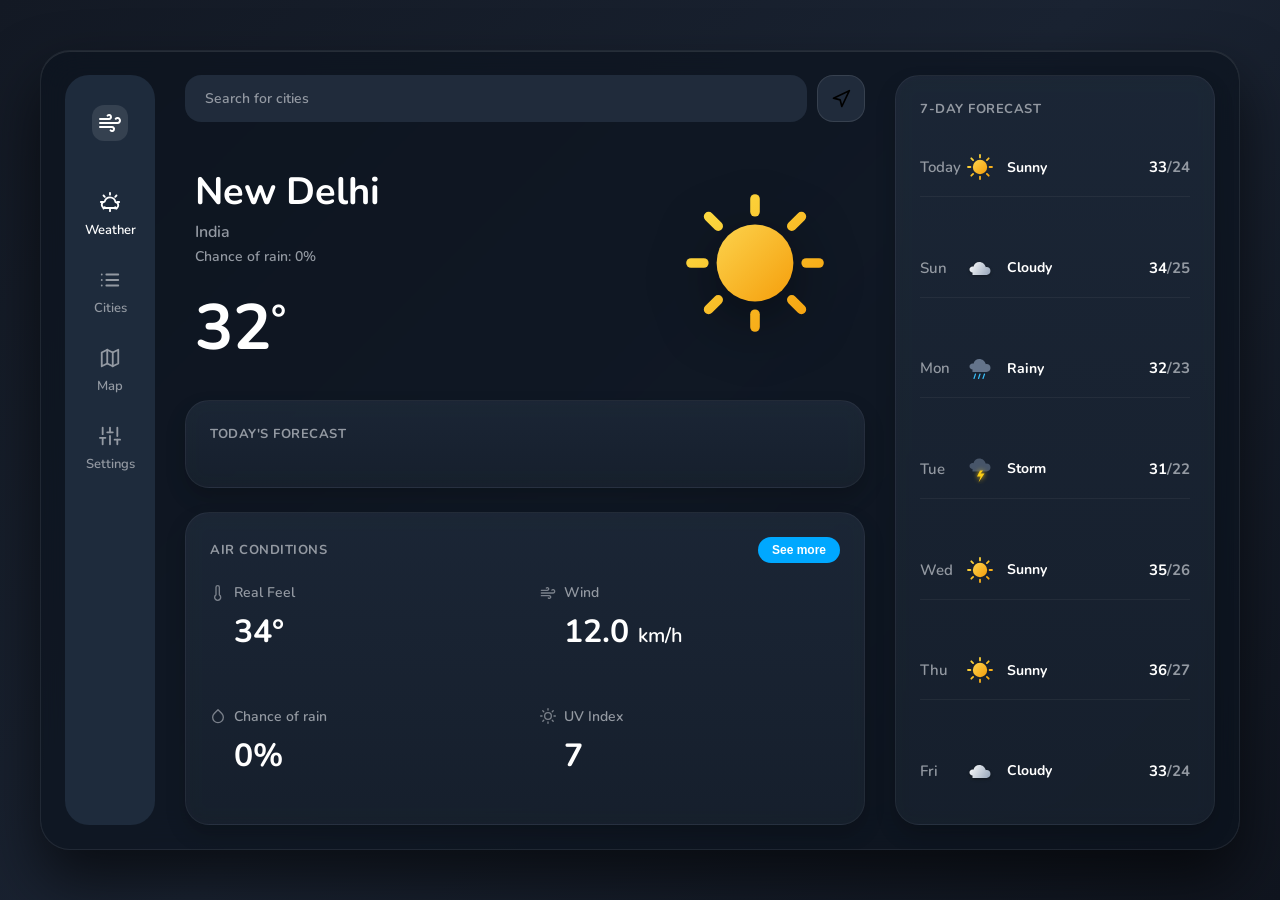
<file: index.html>
<!DOCTYPE html>
<html lang="en">
<head>
  <meta charset="UTF-8">
  <meta name="viewport" content="width=device-width, initial-scale=1.0">
  <title>Weather Dashboard</title>
  
  <!-- Google Fonts -->
  <link rel="preconnect" href="https://fonts.googleapis.com">
  <link rel="preconnect" href="https://fonts.gstatic.com" crossorigin>
  <link href="https://fonts.googleapis.com/css2?family=Nunito:wght@400;600;700;800&display=swap" rel="stylesheet">
  
  <link rel="stylesheet" href="css/style.css">
</head>
<body>

  <!-- Main App Window -->
  <div class="app-window">
    
    <!-- Left Sidebar -->
    <aside class="sidebar">
      <div class="logo">
        <svg viewBox="0 0 24 24" fill="none" stroke="currentColor" stroke-width="2" stroke-linecap="round" stroke-linejoin="round">
          <path d="M9.59 4.59A2 2 0 1 1 11 8H2m10.59 11.41A2 2 0 1 0 14 16H2m15.73-8.27A2.5 2.5 0 1 1 19.5 12H2"/>
        </svg>
      </div>
      
      <nav class="nav-menu">
        <a href="index.html" class="nav-item active">
          <svg viewBox="0 0 24 24" fill="none" stroke="currentColor" stroke-width="2" stroke-linecap="round" stroke-linejoin="round">
            <path d="M17.5 19C19.433 19 21 17.433 21 15.5C21 13.75 19.7 12.25 18 12.05C17.5 9.25 15 7 12 7C9.25 7 6.9 8.95 6.2 11.6C4.4 11.8 3 13.25 3 15C3 16.933 4.567 18.5 6.5 18.5H17.5Z"/>
            <path d="M12 2V4M12 20V22M4.93 4.93L6.34 6.34M17.66 17.66L19.07 19.07M2 12H4M20 12H22M4.93 19.07L6.34 17.66M17.66 6.34L19.07 4.93"/>
          </svg>
          <span>Weather</span>
        </a>
        <a href="cities.html" class="nav-item">
          <svg viewBox="0 0 24 24" fill="none" stroke="currentColor" stroke-width="2" stroke-linecap="round" stroke-linejoin="round">
            <line x1="8" y1="6" x2="21" y2="6"></line>
            <line x1="8" y1="12" x2="21" y2="12"></line>
            <line x1="8" y1="18" x2="21" y2="18"></line>
            <line x1="3" y1="6" x2="3.01" y2="6"></line>
            <line x1="3" y1="12" x2="3.01" y2="12"></line>
            <line x1="3" y1="18" x2="3.01" y2="18"></line>
          </svg>
          <span>Cities</span>
        </a>
        <a href="map.html" class="nav-item">
          <svg viewBox="0 0 24 24" fill="none" stroke="currentColor" stroke-width="2" stroke-linecap="round" stroke-linejoin="round">
            <polygon points="3 6 9 3 15 6 21 3 21 18 15 21 9 18 3 21"></polygon>
            <line x1="9" y1="3" x2="9" y2="18"></line>
            <line x1="15" y1="6" x2="15" y2="21"></line>
          </svg>
          <span>Map</span>
        </a>
        <a href="settings.html" class="nav-item">
          <svg viewBox="0 0 24 24" fill="none" stroke="currentColor" stroke-width="2" stroke-linecap="round" stroke-linejoin="round">
            <line x1="4" y1="21" x2="4" y2="14"></line>
            <line x1="4" y1="10" x2="4" y2="3"></line>
            <line x1="12" y1="21" x2="12" y2="12"></line>
            <line x1="12" y1="8" x2="12" y2="3"></line>
            <line x1="20" y1="21" x2="20" y2="16"></line>
            <line x1="20" y1="12" x2="20" y2="3"></line>
            <line x1="1" y1="14" x2="7" y2="14"></line>
            <line x1="9" y1="8" x2="15" y2="8"></line>
            <line x1="17" y1="16" x2="23" y2="16"></line>
          </svg>
          <span>Settings</span>
        </a>
      </nav>
    </aside>

    <!-- Center Content -->
    <main class="main-content">
      
      <!-- Search Bar -->
      <div class="search-container" style="display: flex; gap: 10px;">
        <div style="position: relative; flex: 1;">
          <input type="text" id="city-search-input" placeholder="Search for cities">
          <div id="search-dropdown" class="search-dropdown" style="display:none;">
            <ul id="search-results-list"></ul>
          </div>
        </div>
        <button id="locate-me-btn" title="Detect my location" style="background: var(--bg-card); border: 1px solid rgba(255,255,255,0.1); border-radius: var(--radius-md); width: 48px; cursor: pointer; display: flex; align-items: center; justify-content: center; transition: background 0.3s;">
          <svg viewBox="0 0 24 24" width="20" height="20" fill="none" stroke="currentColor" stroke-width="2" stroke-linecap="round" stroke-linejoin="round">
            <polygon points="3 11 22 2 13 21 11 13 3 11"></polygon>
          </svg>
        </button>
      </div>

      <!-- Current Weather Hero -->
      <div class="current-weather">
        <div class="current-text">
          <h1 id="city-name">Madrid</h1>
          <p class="chance-rain">Chance of rain: <span id="chance-of-rain-val">0%</span></p>
          <div class="temp">
            <span id="current-temp">31</span><span class="degree">°</span>
          </div>
        </div>
        <div class="current-graphic" id="hero-icon-container">
          <!-- Animated Sun SVG -->
        </div>
      </div>

      <!-- Today's Forecast -->
      <div class="card today-forecast">
        <div class="card-title">TODAY'S FORECAST</div>
        <div class="hourly-list" id="hourly-forecast-list">
          <!-- Filled by JS -->
        </div>
      </div>

      <!-- Air Conditions -->
      <div class="card air-conditions">
        <div class="card-header">
          <div class="card-title">AIR CONDITIONS</div>
          <button class="btn-primary">See more</button>
        </div>
        <div class="conditions-grid">
          
          <div class="cond-item">
            <div class="cond-title">
              <svg viewBox="0 0 24 24" fill="none" stroke="currentColor" stroke-width="2" stroke-linecap="round" stroke-linejoin="round">
                <path d="M14 14.76V3.5a2.5 2.5 0 0 0-5 0v11.26a4.5 4.5 0 1 0 5 0z"/>
              </svg> 
              Real Feel
            </div>
            <div class="cond-value"><span id="feels-like-temp">30</span>°</div>
          </div>
          
          <div class="cond-item">
            <div class="cond-title">
              <svg viewBox="0 0 24 24" fill="none" stroke="currentColor" stroke-width="2" stroke-linecap="round" stroke-linejoin="round">
                <path d="M9.59 4.59A2 2 0 1 1 11 8H2m10.59 11.41A2 2 0 1 0 14 16H2m15.73-8.27A2.5 2.5 0 1 1 19.5 12H2"/>
              </svg> 
              Wind
            </div>
            <div class="cond-value"><span id="wind-speed">0.2</span> <span class="unit">km/h</span></div>
          </div>
          
          <div class="cond-item">
            <div class="cond-title">
              <svg viewBox="0 0 24 24" fill="none" stroke="currentColor" stroke-width="2" stroke-linecap="round" stroke-linejoin="round">
                <path d="M12 2.69l5.66 5.66a8 8 0 1 1-11.31 0z"/>
              </svg> 
              Chance of rain
            </div>
            <div class="cond-value"><span id="chance-of-rain-val-2">0</span>%</div>
          </div>
          
          <div class="cond-item">
            <div class="cond-title">
              <svg viewBox="0 0 24 24" fill="none" stroke="currentColor" stroke-width="2" stroke-linecap="round" stroke-linejoin="round">
                <circle cx="12" cy="12" r="5"></circle>
                <line x1="12" y1="1" x2="12" y2="3"></line>
                <line x1="12" y1="21" x2="12" y2="23"></line>
                <line x1="4.22" y1="4.22" x2="5.64" y2="5.64"></line>
                <line x1="18.36" y1="18.36" x2="19.78" y2="19.78"></line>
                <line x1="1" y1="12" x2="3" y2="12"></line>
                <line x1="21" y1="12" x2="23" y2="12"></line>
                <line x1="4.22" y1="19.78" x2="5.64" y2="18.36"></line>
                <line x1="18.36" y1="5.64" x2="19.78" y2="4.22"></line>
              </svg> 
              UV Index
            </div>
            <div class="cond-value" id="uv-index-val">3</div>
          </div>

        </div>
      </div>

    </main>

    <!-- Right Sidebar (7-Day Forecast) -->
    <aside class="right-sidebar card">
      <div class="card-title">7-DAY FORECAST</div>
      <div class="weekly-list" id="weekly-forecast-list">
        <!-- Filled by JS -->
      </div>
    </aside>

  </div>

  <script src="js/api.js"></script>
  <script src="js/app.js"></script>
</body>
</html>
</file>
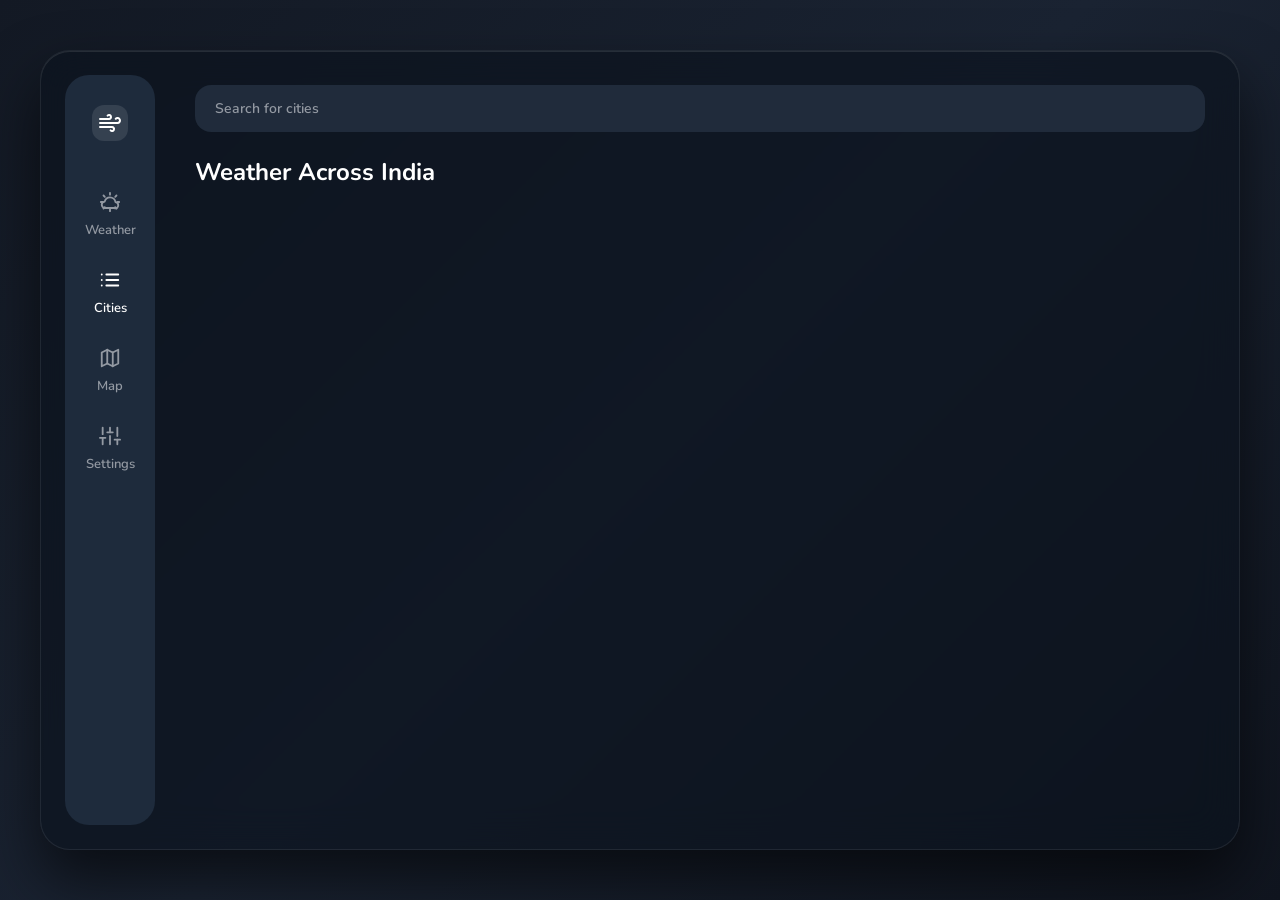
<file: cities.html>
<!DOCTYPE html>
<html lang="en">
<head>
  <meta charset="UTF-8">
  <meta name="viewport" content="width=device-width, initial-scale=1.0">
  <title>Cities - Weather Across India</title>
  
  <link rel="preconnect" href="https://fonts.googleapis.com">
  <link rel="preconnect" href="https://fonts.gstatic.com" crossorigin>
  <link href="https://fonts.googleapis.com/css2?family=Nunito:wght@400;600;700;800&display=swap" rel="stylesheet">
  
  <link rel="stylesheet" href="css/style.css">
</head>
<body>
  <div class="app-window">
    
    <!-- Left Sidebar -->
    <aside class="sidebar">
      <div class="logo">
        <svg viewBox="0 0 24 24" fill="none" stroke="currentColor" stroke-width="2" stroke-linecap="round" stroke-linejoin="round">
          <path d="M9.59 4.59A2 2 0 1 1 11 8H2m10.59 11.41A2 2 0 1 0 14 16H2m15.73-8.27A2.5 2.5 0 1 1 19.5 12H2"/>
        </svg>
      </div>
      
      <nav class="nav-menu">
        <a href="index.html" class="nav-item">
          <svg viewBox="0 0 24 24" fill="none" stroke="currentColor" stroke-width="2" stroke-linecap="round" stroke-linejoin="round">
            <path d="M17.5 19C19.433 19 21 17.433 21 15.5C21 13.75 19.7 12.25 18 12.05C17.5 9.25 15 7 12 7C9.25 7 6.9 8.95 6.2 11.6C4.4 11.8 3 13.25 3 15C3 16.933 4.567 18.5 6.5 18.5H17.5Z"/>
            <path d="M12 2V4M12 20V22M4.93 4.93L6.34 6.34M17.66 17.66L19.07 19.07M2 12H4M20 12H22M4.93 19.07L6.34 17.66M17.66 6.34L19.07 4.93"/>
          </svg>
          <span>Weather</span>
        </a>
        <a href="cities.html" class="nav-item active">
          <svg viewBox="0 0 24 24" fill="none" stroke="currentColor" stroke-width="2" stroke-linecap="round" stroke-linejoin="round">
            <line x1="8" y1="6" x2="21" y2="6"></line>
            <line x1="8" y1="12" x2="21" y2="12"></line>
            <line x1="8" y1="18" x2="21" y2="18"></line>
            <line x1="3" y1="6" x2="3.01" y2="6"></line>
            <line x1="3" y1="12" x2="3.01" y2="12"></line>
            <line x1="3" y1="18" x2="3.01" y2="18"></line>
          </svg>
          <span>Cities</span>
        </a>
        <a href="map.html" class="nav-item">
          <svg viewBox="0 0 24 24" fill="none" stroke="currentColor" stroke-width="2" stroke-linecap="round" stroke-linejoin="round">
            <polygon points="3 6 9 3 15 6 21 3 21 18 15 21 9 18 3 21"></polygon>
            <line x1="9" y1="3" x2="9" y2="18"></line>
            <line x1="15" y1="6" x2="15" y2="21"></line>
          </svg>
          <span>Map</span>
        </a>
        <a href="settings.html" class="nav-item">
          <svg viewBox="0 0 24 24" fill="none" stroke="currentColor" stroke-width="2" stroke-linecap="round" stroke-linejoin="round">
            <line x1="4" y1="21" x2="4" y2="14"></line>
            <line x1="4" y1="10" x2="4" y2="3"></line>
            <line x1="12" y1="21" x2="12" y2="12"></line>
            <line x1="12" y1="8" x2="12" y2="3"></line>
            <line x1="20" y1="21" x2="20" y2="16"></line>
            <line x1="20" y1="12" x2="20" y2="3"></line>
            <line x1="1" y1="14" x2="7" y2="14"></line>
            <line x1="9" y1="8" x2="15" y2="8"></line>
            <line x1="17" y1="16" x2="23" y2="16"></line>
          </svg>
          <span>Settings</span>
        </a>
      </nav>
    </aside>

    <!-- Center Content -->
    <main class="main-content" style="flex: 1; padding: 10px; display: flex; flex-direction: column;">
      
      <!-- Search Bar -->
      <div class="search-container">
        <input type="text" id="city-search-input" placeholder="Search for cities">
        <div id="search-dropdown" class="search-dropdown" style="display:none;">
          <ul id="search-results-list"></ul>
        </div>
      </div>

      <h2 style="font-size: 24px; font-weight: 700; margin-bottom: 24px; color: var(--text-main);">Weather Across India</h2>
      
      <div id="cities-grid" class="cities-grid">
        <!-- Filled by JS -->
      </div>
    </main>
  </div>

  <script src="js/api.js"></script>
  <script src="js/cities.js"></script>
</body>
</html>
</file>
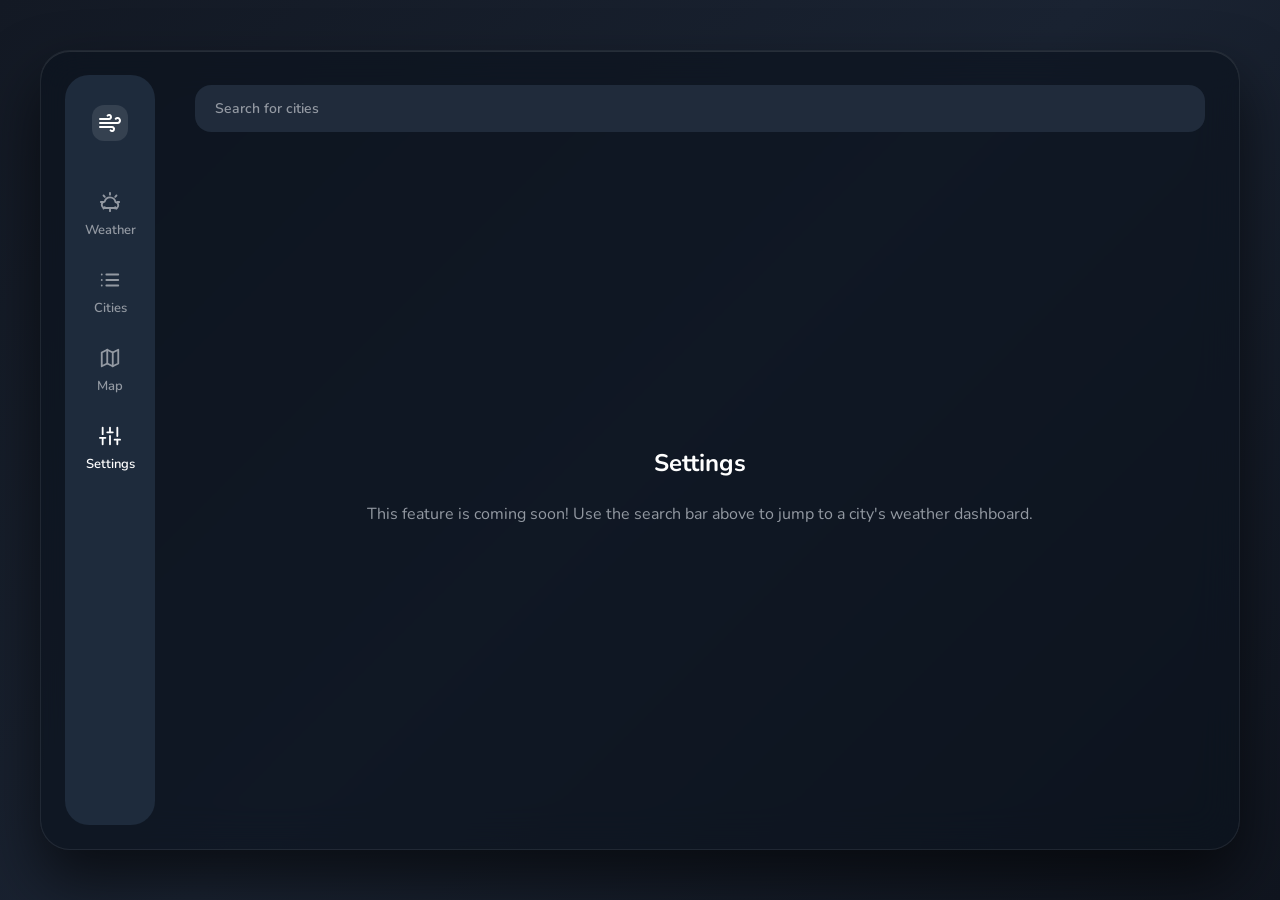
<file: settings.html>
<!DOCTYPE html>
<html lang="en">
<head>
  <meta charset="UTF-8">
  <meta name="viewport" content="width=device-width, initial-scale=1.0">
  <title>Settings - Weather Dashboard</title>
  
  <link rel="preconnect" href="https://fonts.googleapis.com">
  <link rel="preconnect" href="https://fonts.gstatic.com" crossorigin>
  <link href="https://fonts.googleapis.com/css2?family=Nunito:wght@400;600;700;800&display=swap" rel="stylesheet">
  
  <link rel="stylesheet" href="css/style.css">
</head>
<body>
  <div class="app-window">
    
    <!-- Left Sidebar -->
    <aside class="sidebar">
      <div class="logo">
        <svg viewBox="0 0 24 24" fill="none" stroke="currentColor" stroke-width="2" stroke-linecap="round" stroke-linejoin="round">
          <path d="M9.59 4.59A2 2 0 1 1 11 8H2m10.59 11.41A2 2 0 1 0 14 16H2m15.73-8.27A2.5 2.5 0 1 1 19.5 12H2"/>
        </svg>
      </div>
      
      <nav class="nav-menu">
        <a href="index.html" class="nav-item">
          <svg viewBox="0 0 24 24" fill="none" stroke="currentColor" stroke-width="2" stroke-linecap="round" stroke-linejoin="round">
            <path d="M17.5 19C19.433 19 21 17.433 21 15.5C21 13.75 19.7 12.25 18 12.05C17.5 9.25 15 7 12 7C9.25 7 6.9 8.95 6.2 11.6C4.4 11.8 3 13.25 3 15C3 16.933 4.567 18.5 6.5 18.5H17.5Z"/>
            <path d="M12 2V4M12 20V22M4.93 4.93L6.34 6.34M17.66 17.66L19.07 19.07M2 12H4M20 12H22M4.93 19.07L6.34 17.66M17.66 6.34L19.07 4.93"/>
          </svg>
          <span>Weather</span>
        </a>
        <a href="cities.html" class="nav-item">
          <svg viewBox="0 0 24 24" fill="none" stroke="currentColor" stroke-width="2" stroke-linecap="round" stroke-linejoin="round">
            <line x1="8" y1="6" x2="21" y2="6"></line>
            <line x1="8" y1="12" x2="21" y2="12"></line>
            <line x1="8" y1="18" x2="21" y2="18"></line>
            <line x1="3" y1="6" x2="3.01" y2="6"></line>
            <line x1="3" y1="12" x2="3.01" y2="12"></line>
            <line x1="3" y1="18" x2="3.01" y2="18"></line>
          </svg>
          <span>Cities</span>
        </a>
        <a href="map.html" class="nav-item">
          <svg viewBox="0 0 24 24" fill="none" stroke="currentColor" stroke-width="2" stroke-linecap="round" stroke-linejoin="round">
            <polygon points="3 6 9 3 15 6 21 3 21 18 15 21 9 18 3 21"></polygon>
            <line x1="9" y1="3" x2="9" y2="18"></line>
            <line x1="15" y1="6" x2="15" y2="21"></line>
          </svg>
          <span>Map</span>
        </a>
        <a href="settings.html" class="nav-item active">
          <svg viewBox="0 0 24 24" fill="none" stroke="currentColor" stroke-width="2" stroke-linecap="round" stroke-linejoin="round">
            <line x1="4" y1="21" x2="4" y2="14"></line>
            <line x1="4" y1="10" x2="4" y2="3"></line>
            <line x1="12" y1="21" x2="12" y2="12"></line>
            <line x1="12" y1="8" x2="12" y2="3"></line>
            <line x1="20" y1="21" x2="20" y2="16"></line>
            <line x1="20" y1="12" x2="20" y2="3"></line>
            <line x1="1" y1="14" x2="7" y2="14"></line>
            <line x1="9" y1="8" x2="15" y2="8"></line>
            <line x1="17" y1="16" x2="23" y2="16"></line>
          </svg>
          <span>Settings</span>
        </a>
      </nav>
    </aside>

    <!-- Center Content -->
    <main class="main-content" style="flex: 1; padding: 10px; display: flex; flex-direction: column;">
      
      <!-- Search Bar -->
      <div class="search-container">
        <input type="text" id="city-search-input" placeholder="Search for cities">
        <div id="search-dropdown" class="search-dropdown" style="display:none;">
          <ul id="search-results-list"></ul>
        </div>
      </div>

      <div style="flex: 1; display: flex; flex-direction: column; align-items: center; justify-content: center;">
        <h2 style="font-size: 24px; font-weight: 700; margin-bottom: 24px; color: var(--text-main);">Settings</h2>
        <p style="color: var(--text-muted);">This feature is coming soon! Use the search bar above to jump to a city's weather dashboard.</p>
      </div>

    </main>

  </div>

  <script src="js/api.js"></script>
  <script src="js/global-search.js"></script>
</body>
</html>
</file>
<file: css/style.css>
/* ==========================================================================
   Weather Dashboard - 3-Pane Layout
   ========================================================================== */

* {
  margin: 0;
  padding: 0;
  box-sizing: border-box;
}

body {
  font-family: 'Nunito', sans-serif;
  background: linear-gradient(135deg, #131924, #1a2332, #10151f);
  background-attachment: fixed;
  color: #ffffff;
  display: flex;
  align-items: center;
  justify-content: center;
  min-height: 100vh;
  padding: 20px;
}

/* Typography Colors */
:root {
  --text-main: #ffffff;
  --text-muted: #9399a2;
  --bg-app: #0b131e;
  --bg-card: #202b3b;
  --bg-sidebar: #1e2b3c;
  --accent-blue: #00a8ff;
  --radius-lg: 24px;
  --radius-md: 16px;
  --radius-sm: 8px;
}

/* App Window */
.app-window {
  background: rgba(11, 19, 30, 0.65);
  backdrop-filter: blur(20px);
  -webkit-backdrop-filter: blur(20px);
  border: 1px solid rgba(255, 255, 255, 0.08);
  width: 100%;
  max-width: 1200px;
  height: 800px;
  max-height: 90vh;
  border-radius: 30px;
  display: flex;
  padding: 24px;
  gap: 30px;
  box-shadow: 0 30px 60px rgba(0, 0, 0, 0.6), inset 0 1px 0 rgba(255,255,255,0.1);
}

/* --- Left Sidebar --- */
.sidebar {
  background-color: var(--bg-sidebar);
  width: 90px;
  border-radius: var(--radius-lg);
  display: flex;
  flex-direction: column;
  align-items: center;
  padding: 30px 0;
  flex-shrink: 0;
}

.sidebar .logo {
  color: #ffffff;
  width: 36px;
  height: 36px;
  margin-bottom: 50px;
  background: rgba(255,255,255,0.1);
  padding: 6px;
  border-radius: 12px;
}

.sidebar .logo svg {
  width: 100%;
  height: 100%;
}

.nav-menu {
  display: flex;
  flex-direction: column;
  gap: 30px;
  align-items: center;
  width: 100%;
}

.nav-item {
  display: flex;
  flex-direction: column;
  align-items: center;
  color: var(--text-muted);
  text-decoration: none;
  font-size: 13px;
  font-weight: 600;
  gap: 8px;
  transition: color 0.3s;
}

.nav-item svg {
  width: 22px;
  height: 22px;
}

.nav-item:hover, .nav-item.active {
  color: var(--text-main);
}

/* --- Main Center Content --- */
.main-content {
  flex: 1;
  display: flex;
  flex-direction: column;
  min-width: 0; /* Prevents overflow in flex */
}

/* Search Container */
.search-container {
  position: relative;
  margin-bottom: 24px;
}

#city-search-input {
  width: 100%;
  background-color: var(--bg-card);
  border: none;
  padding: 14px 20px;
  border-radius: var(--radius-md);
  color: var(--text-main);
  font-family: inherit;
  font-size: 14px;
  font-weight: 600;
  outline: none;
}

#city-search-input::placeholder {
  color: var(--text-muted);
}

.search-dropdown {
  position: absolute;
  top: 100%;
  left: 0;
  right: 0;
  background-color: var(--bg-sidebar);
  border-radius: var(--radius-md);
  margin-top: 8px;
  z-index: 10;
  max-height: 200px;
  overflow-y: auto;
  box-shadow: 0 10px 30px rgba(0,0,0,0.5);
}

.search-dropdown ul {
  list-style: none;
}

.search-dropdown li {
  padding: 12px 20px;
  cursor: pointer;
  border-bottom: 1px solid rgba(255,255,255,0.05);
}

.search-dropdown li:hover {
  background-color: rgba(255,255,255,0.1);
}

/* Current Weather Section */
.current-weather {
  display: flex;
  justify-content: space-between;
  align-items: center;
  padding: 20px 30px 40px 10px;
}

.current-text h1 {
  font-size: 38px;
  font-weight: 700;
  margin-bottom: 4px;
}

.current-text .chance-rain {
  color: var(--text-muted);
  font-size: 14px;
  font-weight: 600;
  margin-bottom: 30px;
}

.current-text .temp {
  font-size: 64px;
  font-weight: 700;
  line-height: 1;
  display: flex;
  align-items: flex-start;
}

.current-text .temp .degree {
  font-size: 40px;
  margin-top: 4px;
}

.current-graphic {
  width: 160px;
  height: 160px;
}
.current-graphic svg {
  width: 100%;
  height: 100%;
  filter: drop-shadow(0 15px 25px rgba(0,0,0,0.4));
}

/* Generic Card Styles */
.card {
  background: linear-gradient(180deg, rgba(32, 43, 59, 0.8) 0%, rgba(26, 35, 48, 0.8) 100%);
  backdrop-filter: blur(10px);
  border: 1px solid rgba(255, 255, 255, 0.05);
  border-radius: var(--radius-lg);
  padding: 24px;
  box-shadow: 0 10px 20px rgba(0,0,0,0.2);
}

.card-title {
  color: var(--text-muted);
  font-size: 13px;
  font-weight: 700;
  text-transform: uppercase;
  letter-spacing: 0.5px;
  margin-bottom: 20px;
}

.card-header {
  display: flex;
  justify-content: space-between;
  align-items: center;
  margin-bottom: 20px;
}

.card-header .card-title {
  margin-bottom: 0;
}

/* Today's Forecast (Hourly) */
.today-forecast {
  margin-bottom: 24px;
}

.hourly-list {
  display: flex;
  justify-content: space-between;
  align-items: center;
}

.hourly-item {
  display: flex;
  flex-direction: column;
  align-items: center;
  gap: 12px;
}

.hourly-item .time {
  color: var(--text-muted);
  font-size: 14px;
  font-weight: 600;
}

.hourly-item .icon {
  width: 36px;
  height: 36px;
}
.hourly-item .icon svg {
  width: 100%;
  height: 100%;
}

.hourly-item .temp {
  font-size: 18px;
  font-weight: 700;
}

/* Air Conditions Grid */
.air-conditions {
  flex: 1;
  display: flex;
  flex-direction: column;
}

.btn-primary {
  background-color: var(--accent-blue);
  color: #fff;
  border: none;
  padding: 6px 14px;
  border-radius: 20px;
  font-weight: 700;
  font-size: 12px;
  cursor: pointer;
  transition: opacity 0.2s;
}

.btn-primary:hover {
  opacity: 0.9;
}

.conditions-grid {
  display: grid;
  grid-template-columns: 1fr 1fr;
  gap: 30px;
  flex: 1;
}

.cond-item {
  display: flex;
  flex-direction: column;
  gap: 8px;
}

.cond-title {
  display: flex;
  align-items: center;
  gap: 8px;
  color: var(--text-muted);
  font-size: 14px;
  font-weight: 600;
}

.cond-title svg {
  width: 16px;
  height: 16px;
  opacity: 0.8;
}

.cond-value {
  font-size: 32px;
  font-weight: 700;
  padding-left: 24px;
}

.cond-value .unit {
  font-size: 20px;
  font-weight: 600;
}

/* --- Right Sidebar (7-Day Forecast) --- */
.right-sidebar {
  width: 320px;
  flex-shrink: 0;
  display: flex;
  flex-direction: column;
}

.weekly-list {
  display: flex;
  flex-direction: column;
  flex: 1;
  justify-content: space-between;
}

.weekly-item {
  display: flex;
  align-items: center;
  justify-content: space-between;
  padding: 14px 0;
  border-bottom: 1px solid rgba(255,255,255,0.05);
}

.weekly-item:last-child {
  border-bottom: none;
}

.weekly-item .day {
  color: var(--text-muted);
  font-size: 15px;
  font-weight: 600;
  width: 45px;
}

.weekly-item .weather-info {
  display: flex;
  align-items: center;
  gap: 12px;
  flex: 1;
}

.weekly-item .icon {
  width: 30px;
  height: 30px;
}
.weekly-item .icon svg {
  width: 100%;
  height: 100%;
}

.weekly-item .desc {
  font-size: 14px;
  font-weight: 700;
}

.weekly-item .temp-range {
  font-size: 15px;
  font-weight: 700;
}

.weekly-item .temp-range .low {
  color: var(--text-muted);
}

/* Responsive adjustments for smaller screens */
@media (max-width: 1024px) {
  .app-window {
    flex-direction: column;
    height: auto;
    max-height: none;
  }
  .sidebar {
    width: 100%;
    flex-direction: row;
    justify-content: space-between;
    padding: 15px 30px;
  }
  .sidebar .logo {
    margin-bottom: 0;
  }
  .nav-menu {
    flex-direction: row;
    width: auto;
    gap: 20px;
  }
  .right-sidebar {
    width: 100%;
  }
}

@media (max-width: 768px) {
  .app-window {
    padding: 15px;
    gap: 20px;
    border-radius: 20px;
  }
  .sidebar {
    padding: 15px;
  }
  .nav-item span {
    display: none;
  }
  .nav-menu {
    gap: 15px;
  }
  .current-weather {
    flex-direction: column;
    text-align: center;
    gap: 20px;
    padding: 20px 10px;
  }
  .current-text .temp {
    justify-content: center;
  }
  .conditions-grid {
    grid-template-columns: 1fr;
    gap: 20px;
  }
  .hourly-list {
    overflow-x: auto;
    gap: 20px;
    padding-bottom: 10px;
  }
  .hourly-item {
    flex-shrink: 0;
  }
}

/* --- Cities Page Grid --- */
.cities-grid {
  display: grid;
  grid-template-columns: repeat(auto-fill, minmax(280px, 1fr));
  gap: 24px;
  overflow-y: auto;
  padding-right: 10px;
}

.city-weather-card {
  background: linear-gradient(145deg, rgba(32, 43, 59, 0.8) 0%, rgba(26, 35, 48, 0.8) 100%);
  border: 1px solid rgba(255, 255, 255, 0.06);
  border-radius: var(--radius-lg);
  padding: 24px;
  display: flex;
  justify-content: space-between;
  align-items: center;
  transition: transform 0.3s cubic-bezier(0.175, 0.885, 0.32, 1.275), box-shadow 0.3s;
  cursor: pointer;
}

.city-weather-card:hover {
  transform: translateY(-6px) scale(1.02);
  box-shadow: 0 15px 30px rgba(0,0,0,0.4), 0 0 15px rgba(0, 168, 255, 0.3);
  border: 1px solid rgba(0, 168, 255, 0.4);
}

.city-weather-card .card-info h3 {
  font-size: 20px;
  font-weight: 700;
  margin-bottom: 4px;
}

.city-weather-card .card-info p {
  font-size: 13px;
  color: var(--text-muted);
  margin-bottom: 12px;
}

.city-weather-card .temp-readout {
  font-size: 36px;
  font-weight: 700;
  line-height: 1;
  margin-bottom: 6px;
}

.city-weather-card .condition {
  font-size: 14px;
  color: var(--text-muted);
  font-weight: 600;
}

.city-weather-card .card-icon {
  width: 90px;
  height: 90px;
}

.city-weather-card .card-icon svg {
  width: 100%;
  height: 100%;
  filter: drop-shadow(0 10px 15px rgba(0,0,0,0.3));
}
</file>
